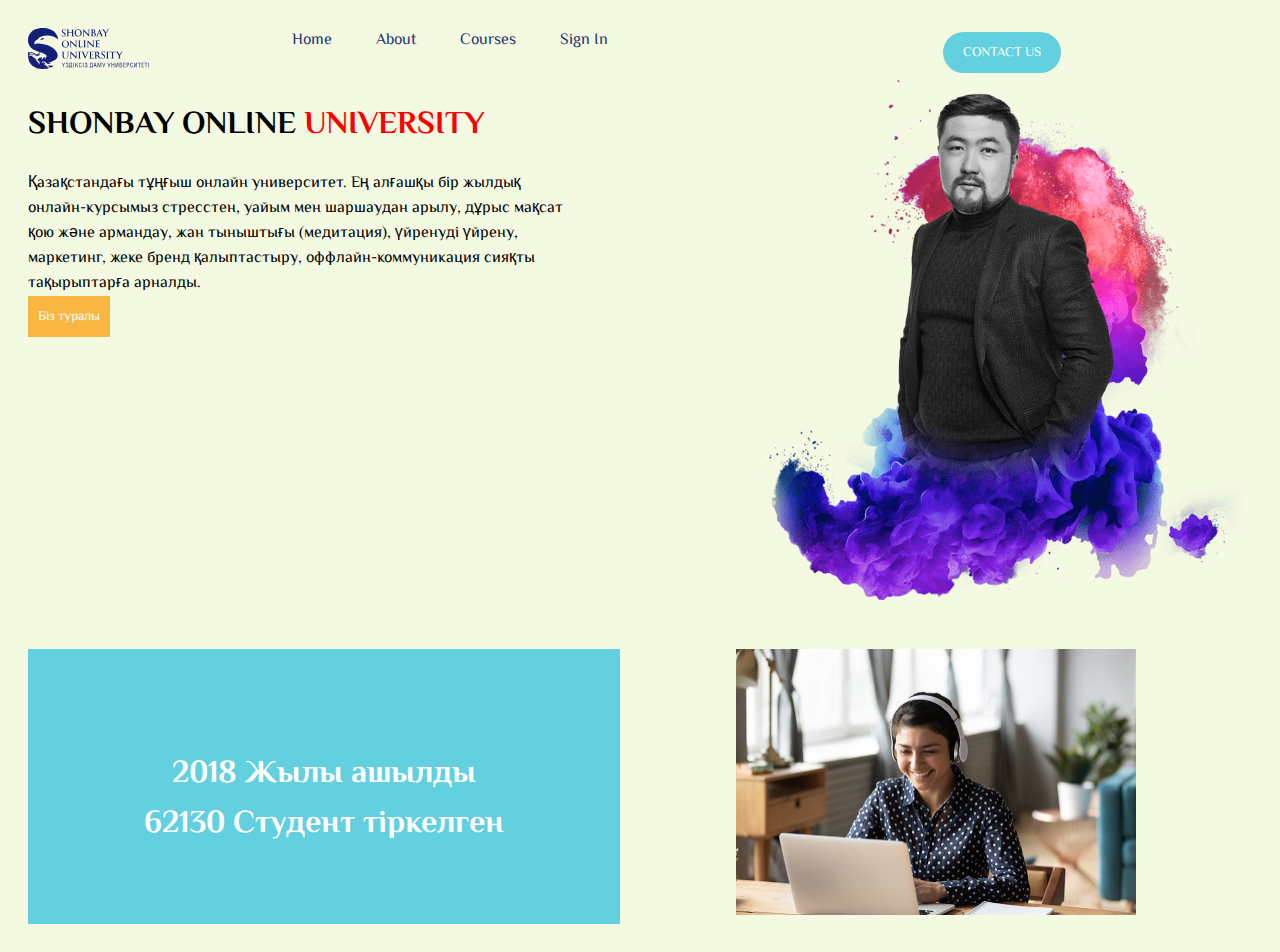
<file: html-client/index.html>
<!DOCTYPE html>
<html lang="en">
<head>
	<meta charset="UTF-8">
	<meta name="viewport" content="width=device-width, initial-scale=1.0">
	<link rel="preconnect" href="https://fonts.googleapis.com">
	<link rel="preconnect" href="https://fonts.gstatic.com" crossorigin>
	<link href="https://fonts.googleapis.com/css2?family=El+Messiri:wght@400;500;600;700&display=swap" rel="stylesheet">
	<link rel="stylesheet" href="../styles/style.css?version=1">
	<title>Online School</title>
</head>
<body>
	<header class="header">
		<a href="#" class="header-logo">
			<img src="../images/logo.svg" alt="">
		</a>
		<nav class="header-nav">
			<a href="../html-client/index.html" class="header-nav__link">Home</a>
			<a href="../html-client/about.html" class="header-nav__link">About</a>
			<a href="../html-client/courses.html" class="header-nav__link">Courses</a>
			<a href="../html-admin/reg.html" class="header-nav__link">Sign In</a>
		</nav>
		<div class="header-contacts">
			<button class="header-contacts__btn">
				<a href="../html-client/contact.html" class="header-contacts__link">CONTACT US</a>
			</button>
		</div>
		<div class="header-text">
			<h1 class="header-title">Shonbay Online <span class="span">University</span></h1>
			<span class="header-subtitle">Қазақстандағы тұңғыш онлайн университет. Ең алғашқы бір жылдық<br> онлайн-курсымыз стресстен, уайым мен шаршаудан арылу, дұрыс мақсат <br>қою және армандау, жан тыныштығы (медитация), үйренуді үйрену, <br>маркетинг, жеке бренд қалыптастыру, оффлайн-коммуникация сияқты<br> тақырыптарға арналды.</span>
			<div class="header-btn">
				<button class="header-btn__btn">
					<a href="about.html" class="button">Біз туралы</a>
				</button>	
			</div>
		</div>
		<div class="header-img">
			<img src="../images/nl1.png" alt=""></div>
	</header>

	<section class="section-info">
		<div class="section-text">
			<h1 class="section-text__info">2018 Жылы ашылды <br>62130 Студент тіркелген</h1>
		</div>
		<div class="section-img">
			<img src="../images/online.jpg" alt="">
		</div>
	</section>
</body>
</html>
</file>
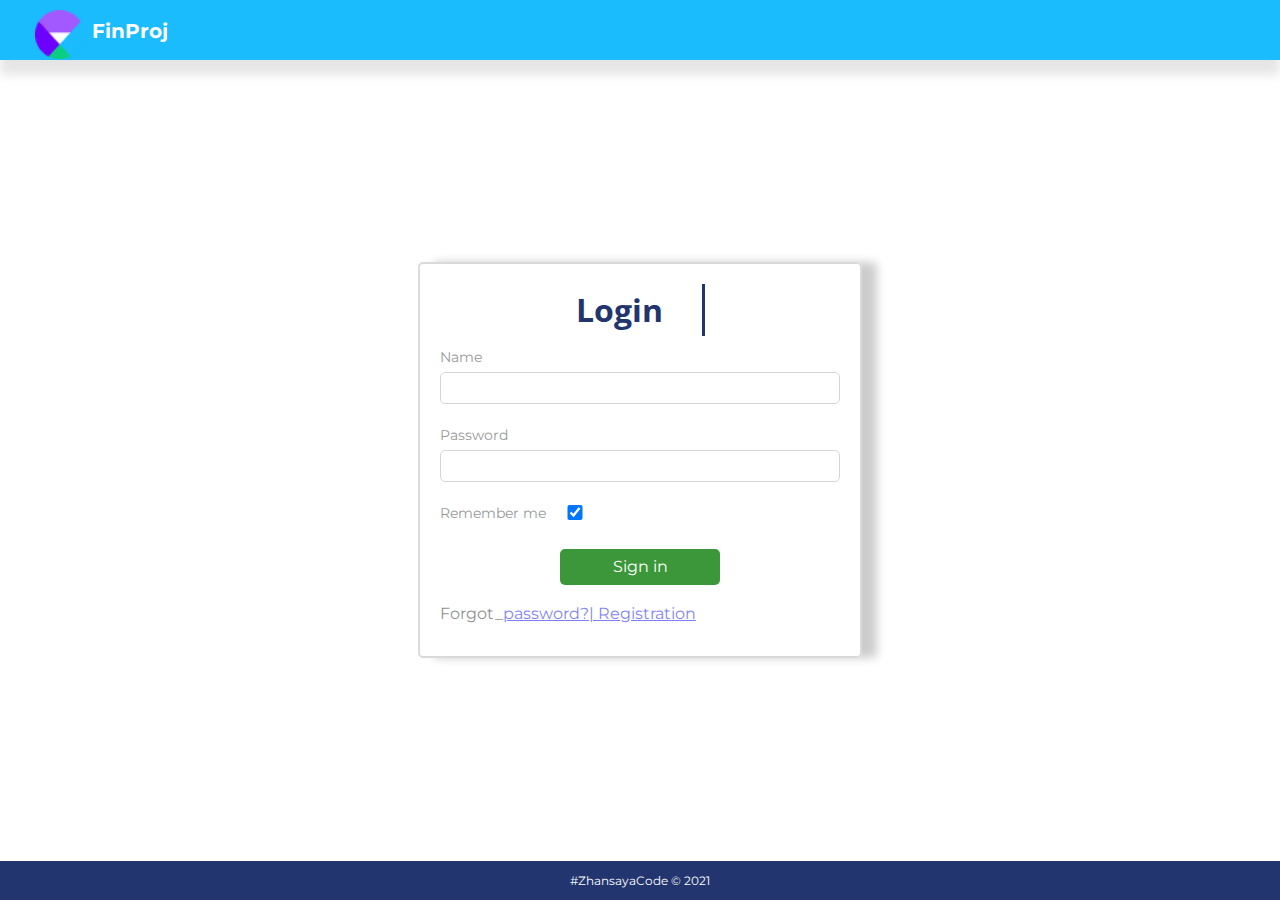
<file: html-admin/login.html>
<!DOCTYPE html>
<html>
<head>
    <title>Login</title>
    <meta charset="UTF-8">
   
    <link rel="stylesheet" href="../styles/admin.css?version=1">
  <script src="https://ajax.googleapis.com/ajax/libs/jquery/3.5.1/jquery.min.js">></script> 
    <script src="../scripts/error.js"></script>
    <script src="../scripts/login.js?version=1"></script>
    <link href="https://fonts.googleapis.com/css2?family=Montserrat:ital@1&family=Open+Sans:wght@400;500&family=Readex+Pro:wght@400;600&display=swap" rel="stylesheet">
    <link href="https://fonts.googleapis.com/css2?family=Montserrat:ital@1&family=Open+Sans:wght@400;500&family=Readex+Pro:wght@400;600&family=Yuji+Hentaigana+Akari&display=swap" rel="stylesheet">
</head>
<body>
    <!-- Login header -->
    <header>
        <div class="flex-row">
            <img src="../images/logo.png" width="50px">
            <span>FinProj</span>
            <div class="title"></div>

        </div>
    </header>
    <!-- Сообщение об ошибке -->
    <div class="error-holder">
        <span>Error</span>
    </div>
    <!-- Сообщение об ошибке КОНЕЦ -->
    <div class="content">
        <div class="holder">
            <!-- Форма входа -->
            <div class="login">
                <div class="login-animate"> Login</div>
               <!-- <h1>Login</h1> -->
                <div class="input-row">
                    <label for="username">Name</label>
                    <input type="text" id="username">
                </div>
                <div class="input-row">
                    <label for="pass">Password</label>
                    <input type="password" id="pass">
                </div>
                <div class="input-row">
                    <label>
      <input type="checkbox" class="rem-checkbox" checked="checked" name="remember"> Remember me
    </label>
                    <div class="b-login button green">Sign in</div>
                    <span class="psw">Forgot_ <a href="#"> password? </a><a href="reg.html">| Registration</a> </span>
                </div>

            </div>
            <!-- Форма входа КОНЕЦ -->
        </div>
    </div>
    <!-- footer -->
    <footer>
        <small>#ZhansayaCode © 2021</small>
    </footer>
    <!-- footer КОНЕЦ -->
</body>
</html>
</file>
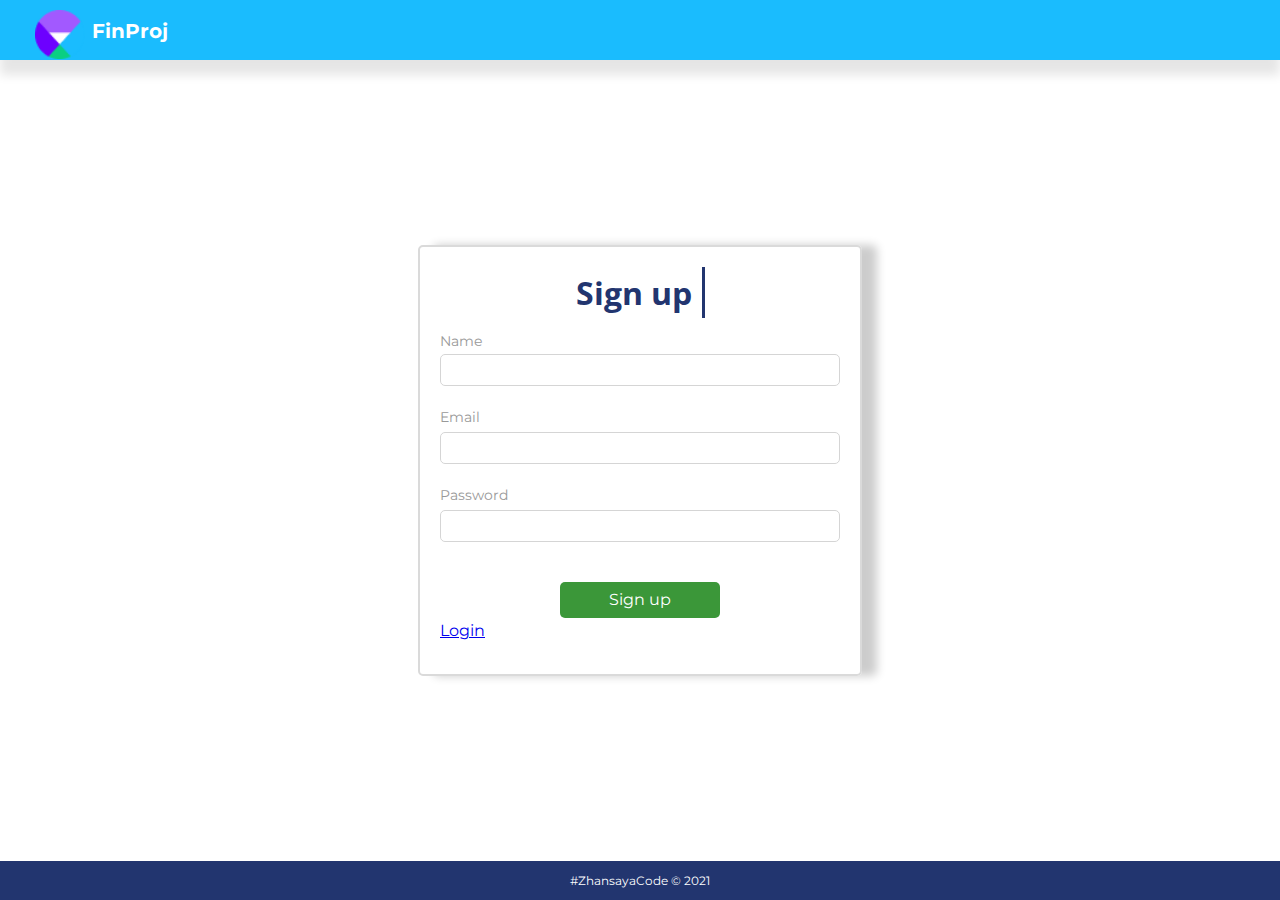
<file: html-admin/reg.html>
<!DOCTYPE html>
<html lang="ru" dir="ltr">
<head>
    <title>Login</title>
    <meta charset="UTF-8">
   
    <link rel="stylesheet" href="../styles/admin.css?version=1">
  <script src="https://ajax.googleapis.com/ajax/libs/jquery/3.5.1/jquery.min.js">></script> 
    <script src="../scripts/error.js"></script>
   
    <link href="https://fonts.googleapis.com/css2?family=Montserrat:ital@1&family=Open+Sans:wght@400;500&family=Readex+Pro:wght@400;600&display=swap" rel="stylesheet">
</head>
<body>
    <!-- Login header КОНЕЦ -->
    <header>
        <div class="flex-row">
             <img src="../images/logo.png" width="50px">
             <span>FinProj</span>
            <div class="title"></div>

        </div>
    </header>
    <!-- Login header КОНЕЦ -->
    <!-- Сообщение об ошибке -->
    <div class="error-holder">
        <span>Error</span>
    </div>
    <!-- Сообщение об ошибке КОНЕЦ -->
    <div class="content">
        <div class="holder">
            <!-- Форма входа -->
            <div class="login">
                <div class="login-animate">Sign up</div>
                <div class="input-row">
                    <form name="myform" >
                    <label for="username">Name</label>
                    <input type="text" id="username">
                </div>
                 <div class="input-row">
                    <label for="labelLogin">Email</label>
                    <input type="email" id="labelLogin" class="form-control" data-field="login">
                    <div class="valid-message"></div>
                </div>
                <div class="input-row">
                    <label for="pass">Password</label>
                    <input type="password" id="pass">
                </div>
                <div class="input-row">
             </form>
                    <div class="b-reg button green" id="signup">Sign up</div>
                    <span ><a href="login.html">Login</a> </span>
                </div>

            </div>
            <!-- Форма входа КОНЕЦ -->
        </div>
    </div>
    <!-- footer -->
    <footer>
        <small>#ZhansayaCode © 2021</small>
    </footer>
    
    <script >
        
        $(document).ready(function(){

    //фильтры для проверки полей на недопустимые символы
    //
    var filterUsername  = /^([a-zA-Z0-9_\-])+$/;
    var filterPassword = /^[a-zA-Z0-9!%&@#$\^*?_~+]+$/;
     var filterEmail = /^\w+([\.-]?\w+)*@\w+([\.-]?\w+)*(\.\w{2,3})+$/;

    $('#pass').on('keyup', function(e){
        //---------------------------- если пользователь нажал enter
        if (e.keyCode == 13){
            $('.b-login').click();
        }
 }
    );

    // Кнопка войти //

    $('.b-reg').on("click", function(){

        // параметры для авторизации
        var data = {};
        data.username = $('#username').val();
        data.password = $('#pass').val();
           data.password = $('#labelLogin').val();

        if (data.username == ''){
           
            showError('Please enter your name!', 50);
        } else if (data.password == ''){
            showError('Please enter your password!', 50);
        } else if (!filterUsername.test(data.username)){
            showError('Invalid characters in the name', 50);
        } else if(!filterPassword.test(data.password)) {
            showError('Invalid characters in the password', 50);
        } else {

            //запрос на авторизацию
            showSuccess('Autorization', 50 );
          $('.b-reg').click(function(){
   window.location.href='../html-client/index.html';
})
        }
    })
});

    </script>
</body>
</html>
</file>
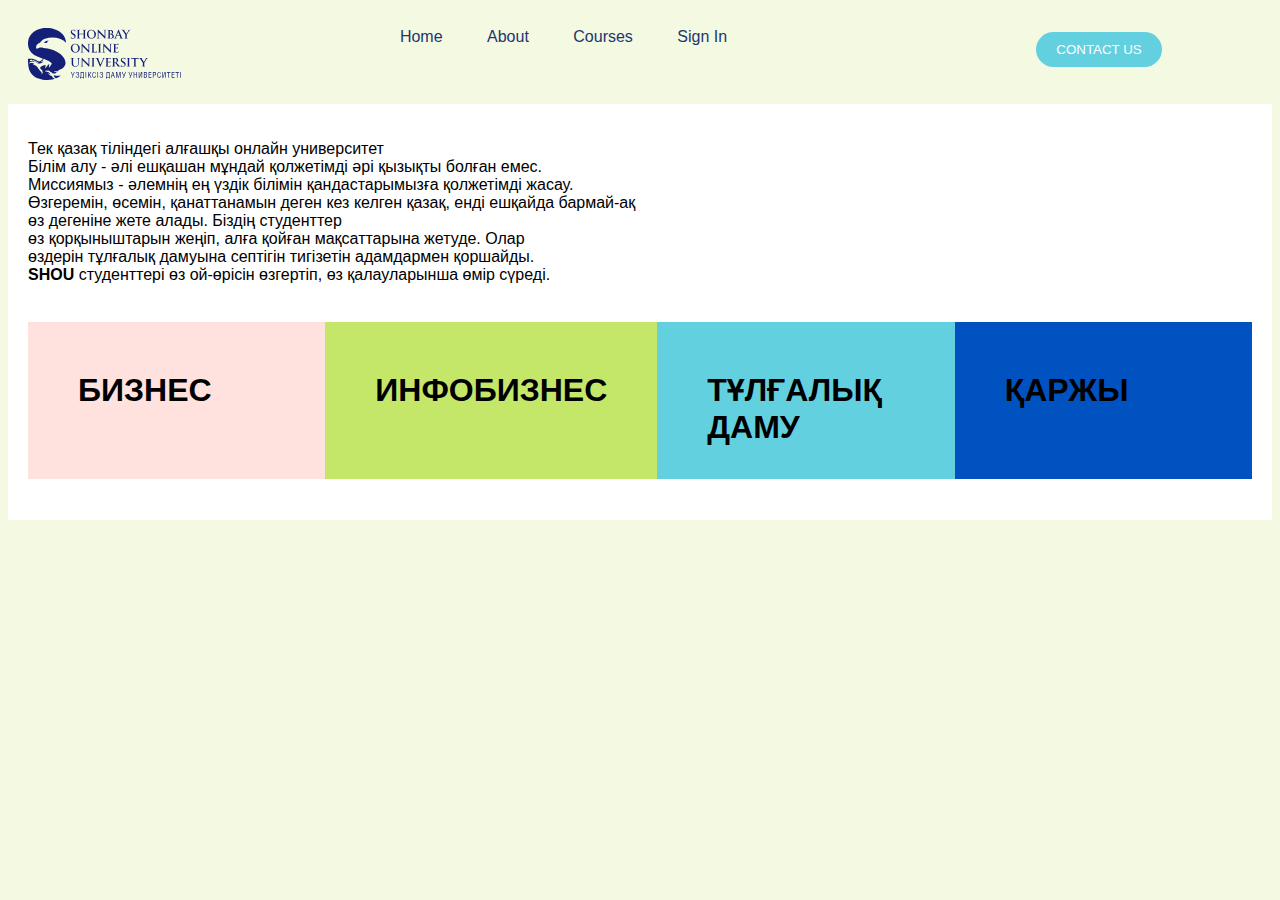
<file: html-client/about.html>
<!DOCTYPE html>
<html lang="en">
<head>
	<meta charset="UTF-8">
	<meta name="viewport" content="width=device-width, initial-scale=1.0">
	<link rel="preconnect" href="https://fonts.googleapis.com">
	<link rel="preconnect" href="https://fonts.gstatic.com" crossorigin>
	 <link rel="stylesheet" href="../styles/style.css?version=1">
		<link rel="stylesheet" href="https://stackpath.bootstrapcdn.com/font-awesome/4.7.0/css/font-awesome.min.css">
	<link href="https://fonts.googleapis.com/css2?family=Montserrat:ital@1&family=Open+Sans:wght@400;500&family=Readex+Pro:wght@400;600&display=swap" rel="stylesheet">
    <link href="https://fonts.googleapis.com/css2?family=Montserrat:ital@1&family=Open+Sans:wght@400;500&family=Readex+Pro:wght@400;600&family=Yuji+Hentaigana+Akari&display=swap" rel="stylesheet">
	<title>Online School</title>
</head>
<body>
	<header class="header">
		<a href="#" class="header-logo">
			<img src="../images/logo.svg" alt="">
		</a>
		<nav class="header-nav">
			<a href="../html-client/index.html" class="header-nav__link">Home</a>
			<a href="../html-client/about.html" class="header-nav__link">About</a>
			<a href="../html-client/courses.html" class="header-nav__link">Courses</a>
			<a href="../html-admin/login.html" class="header-nav__link">Sign In</a>
		</nav>
		<div class="header-contacts">
			<button class="header-contacts__btn">
				<a href="../html-client/contact.html" class="header-contacts__link">CONTACT US</a>
			</button>
		</div>
	</header>
	<nav class="nav-about">
		<div class="about-text">
			<p class="about-text__info">Тек қазақ тіліндегі алғашқы онлайн университет <br>
				Білім алу - әлі ешқашан мұндай қолжетімді әрі қызықты болған емес. <br>Миссиямыз - әлемнің ең үздік білімін қандастарымызға қолжетімді жасау.<br> Өзгеремін, өсемін, қанаттанамын деген кез келген қазақ, енді ешқайда бармай-ақ <br>өз дегеніне жете алады. Біздің студенттер <br> өз қорқыныштарын жеңіп, алға қойған мақсаттарына жетуде.
				Олар <br>өздерін тұлғалық дамуына септігін тигізетін адамдармен қоршайды.<br>
				<strong>SHOU</strong> студенттері өз ой-өрісін өзгертіп, өз қалауларынша өмір сүреді.
			</p>
		</div>
		<div class="about-blocks">
			<h1 class="about-blocks__txt1">БИЗНЕС</h1>
			<h1 class="about-blocks__txt2">ИНФОБИЗНЕС</h1>
			<h1 class="about-blocks__txt3">ТҰЛҒАЛЫҚ ДАМУ</h1>
			<h1 class="about-blocks__txt4">ҚАРЖЫ</h1>
		</div>
	</nav>
</body>
</html>
</file>
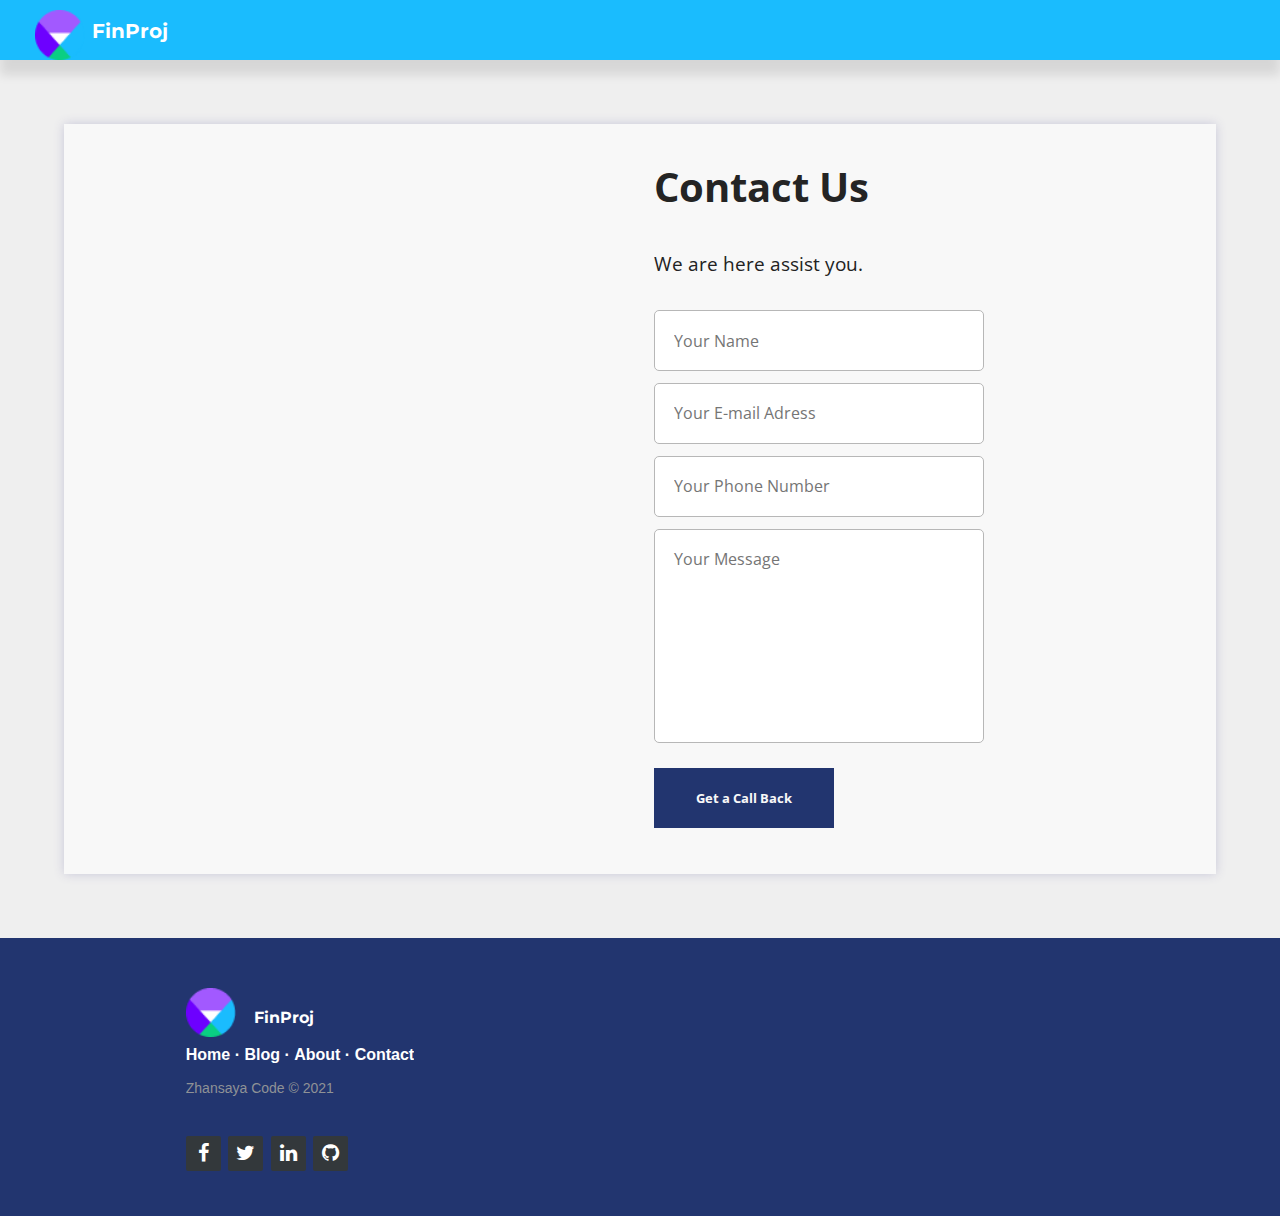
<file: html-client/contact.html>
<!doctype html>
<html lang="en">
  <head>
  	<title>Contact Form </title>
    <meta charset="utf-8">
    <meta name="viewport" content="width=device-width, initial-scale=1, shrink-to-fit=no">
     <link rel="stylesheet" href="../styles/admin.css?version=1">

	<link href='https://fonts.googleapis.com/css?family=Roboto:400,100,300,700' rel='stylesheet' type='text/css'>

	<link rel="stylesheet" href="https://stackpath.bootstrapcdn.com/font-awesome/4.7.0/css/font-awesome.min.css">
	<link href="https://fonts.googleapis.com/css2?family=Montserrat:ital@1&family=Open+Sans:wght@400;500&family=Readex+Pro:wght@400;600&display=swap" rel="stylesheet">
    <link href="https://fonts.googleapis.com/css2?family=Montserrat:ital@1&family=Open+Sans:wght@400;500&family=Readex+Pro:wght@400;600&family=Yuji+Hentaigana+Akari&display=swap" rel="stylesheet">
	

	<style >

  
.container{
  background: #F8F8F8;
  width: 90%;
  height: 750px;
  margin: 5% auto;
  box-shadow: 0px 0px 10px #C8C7D9;
  position: relative;
  overflow-y: hidden;
  }
  .map{
    width: 45%;
    float: left;
    }
  .contact-form{
  
    width: 53%;
    margin-left: 2%;
    float: left;}
    .title{
      font-size: 2.5em;
      font-family: Open Sans,sans-serif;
      font-weight: 700;
      color: #242424;
      margin: 5% 8%;}
    .subtitle{
      font-size: 1.2em;
      font-weight: 400;
      margin: 0 4% 5% 8%;
      font-family: Open sans, sans-serif;
    }
    
    input,
    textarea{
      width: 330px;
      padding: 3%;
      margin: 2% 8%;
      color: #242424;
      border: 1px solid #B7B7B7;}

     input,textarea[placeholder]{
        color: #242424;
         font-family: Open sans, sans-serif;
     }

    .btn-send{
      background: #22356F;
      width: 180px;
      height: 60px;
      color: #F8F8F8;
      font-weight: 700;
      margin: 2% 8%;
      border: none;
      font-family:Open Sans ,sans-serif;
}

.footer-distributed{
	background: #22356F;
	box-shadow: 0 1px 1px 0 rgba(0, 0, 0, 0.12);
	box-sizing: border-box;
	width: 100%;
	font: bold 16px sans-serif;
	text-align: left;
	padding: 50px 60px 40px;
	overflow: hidden;
	overflow-y: hidden;
}

section {
  width: 100%;
  display: inline-block;
  background: #ccc;
  height: 200px;
  text-align: center;
  font-size: 22px;
  font-weight: 700;
  text-decoration: underline;
  overflow-y: hidden;
}


/* Footer left */

.footer-distributed {
	float: left;
	padding-left: 80px;
}

/* The company logo */



/* Footer links */

.footer-distributed .footer-links{
	color:  #ffffff;
	margin: 0 0 10px;
	padding: 0;
}

.footer-distributed .footer-links a{
	display:inline-block;
	line-height: 1.8;
	text-decoration: none;
	color:  inherit;
}

.footer-distributed .footer-company-name{
	color:  #8f9296;
	font-size: 14px;
	font-weight: normal;
	margin: 0;
}

/* Footer social icons */

.footer-distributed .footer-icons{
	margin-top: 40px;
}

.footer-distributed .footer-icons a{
	display: inline-block;
	width: 35px;
	height: 35px;
	cursor: pointer;
	background-color:  #33383b;
	border-radius: 2px;

	font-size: 20px;
	color: #ffffff;
	text-align: center;
	line-height: 35px;

	margin-right: 3px;
	margin-bottom: 5px;
}

/* Footer Right */


.footer-distributed p{
	position: relative;
	vertical-align: top;
	margin: 15px 42px 0 0;
	color: #ffffff;
}

/* The contact form */

.footer-distributed form{
	display: inline-block;
}

.footer-distributed form input,
.footer-distributed form textarea{
	display: block;
	border-radius: 3px;
	box-sizing: border-box;
	background-color:  #1f2022;
	box-shadow: 0 1px 0 0 rgba(255, 255, 255, 0.1);
	border: none;
	resize: none;

	font: inherit;
	font-size: 14px;
	font-weight: normal;
	color:  #d1d2d2;

	width: 400px;
	padding: 18px;
}

.footer-distributed ::-webkit-input-placeholder {
	color:  #5c666b;
}

.footer-distributed ::-moz-placeholder {
	color:  #5c666b;
	opacity: 1;
}

.footer-distributed :-ms-input-placeholder{
	color:  #5c666b;
}
.footer-left{
	float: left;
	margin-right: 700px;
}
.footer-left span{
float: right;
margin-top: 20px;
margin-right: 100px;
font-family: Montserrat,sans-serif;
}

.footer-distributed form input{
	height: 55px;
	margin-bottom: 15px;
}

.footer-distributed form textarea{
	height: 100px;
	margin-bottom: 20px;
}

.footer-distributed form button{
	border-radius: 3px;
	background-color:  #33383b;
	color: #ffffff;
	border: 0;
	padding: 15px 50px;
	font-weight: bold;
	float: right;
}



	</style>
<header>
	    <div class="flex-row">
            <img src="../images/logo.png" width="50px" height="50px">
            <span>FinProj</span>
            <div class="title"></div>

        </div>
    </header>
	<div class="container">
  <div class="map">
    <iframe src="https://www.google.com/maps/embed?pb=!1m14!1m12!1m3!1d13249.247068040606!2d151.20960562674117!3d-33.8816236491114!2m3!1f0!2f0!3f0!3m2!1i1024!2i768!4f13.1!5e0!3m2!1spt-BR!2sbr!4v1468899355787" width="100%" height="650px" frameborder="0" style="border:0" allowfullscreen></iframe>
  </div>
  <div class="contact-form">
    <h1 class="title">Contact Us</h1>
    <h2 class="subtitle">We are here assist you.</h2>
    <form action="">
      <input type="text" name="name" placeholder="Your Name" />
      <input type="email" name="e-mail" placeholder="Your E-mail Adress" />
      <input type="tel" name="phone" placeholder="Your Phone Number"/>
      <textarea name="text" id="" rows="8" placeholder="Your Message"></textarea>
      <button class="btn-send" onclick="window.location.href='../html-admin/categories.html';">Get a Call Back</button>
    
  </div>
</div>

<footer class="footer-distributed">

			<div class="footer-left">

				<img src="../images/logo.png" width="50px">
            <span>FinProj</span>

				<p class="footer-links">
					<a href="../html-client/index.html">Home</a>
					·
					<a href="../html-client/index.html">Blog</a>

					·
					<a href="../html-client/about.html">About</a>

					·
					<a href="../html-client/contact.html">Contact</a>
				</p>

				<p class="footer-company-name">Zhansaya Code © 2021</p>

				<div class="footer-icons">

					<a href="https://web.facebook.com/?_rdc=1&_rdr"><i class="fa fa-facebook"></i></a>
					<a href="https://twitter.com/?lang=ru"><i class="fa fa-twitter"></i></a>
					<a href="https://kz.linkedin.com/"><i class="fa fa-linkedin"></i></a>
					<a href="https://github.com/"><i class="fa fa-github"></i></a>

				</div>

			</div>

			

		</footer>

	</body>
</html>
</file>
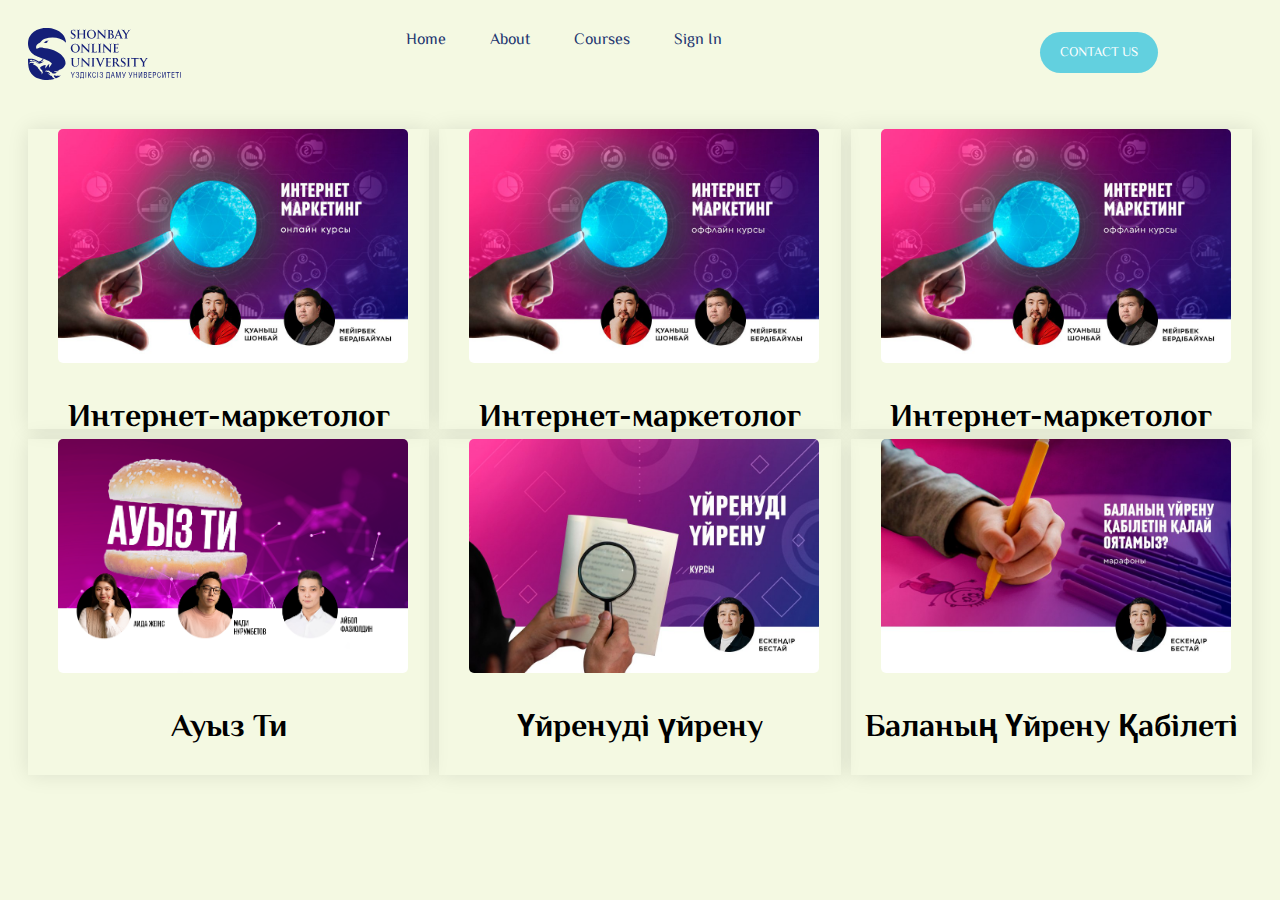
<file: html-client/courses.html>
<!DOCTYPE html>
<html lang="en">
<head>
	<meta charset="UTF-8">
	<meta name="viewport" content="width=device-width, initial-scale=1.0">
	<link rel="preconnect" href="https://fonts.googleapis.com">
	<link rel="preconnect" href="https://fonts.gstatic.com" crossorigin>
	<link href="https://fonts.googleapis.com/css2?family=El+Messiri:wght@400;500;600;700&display=swap" rel="stylesheet">
	 <link rel="stylesheet" href="../styles/style.css?version=1">
	<title>Online School</title>
</head>
<body>
	<header class="header">
		<a href="#" class="header-logo">
			<img src="../images/logo.svg" alt="">
		</a>
		<nav class="header-nav">
			<a href="../html-client/index.html" class="header-nav__link">Home</a>
			<a href="../html-client/about.html" class="header-nav__link">About</a>
			<a href="../html-client/courses.html" class="header-nav__link">Courses</a>
			<a href="../html-admin/reg.html" class="header-nav__link">Sign In</a>
		</nav>
		<div class="header-contacts">
			<button class="header-contacts__btn">
				<a href="../html-client/contact.html" class="header-contacts__link">CONTACT US</a>
			</button>
		</div>
	</header>
	<nav class="nav-courses">
		<div class="item nav-courses__item1">
			<img src="../images/item1.png">
			<h1 class="nav-courses__title">Интернет-маркетолог (онлайн)</h1>
		</div>
		<div class="item nav-courses__item2">
			<img src="../images/item2.png">
			<h1 class="nav-courses__title">Интернет-маркетолог (офлайн)</h1>
		</div>
		<div class="item nav-courses__item3">
			<img src="../images/item3.png">
			<h1 class="nav-courses__title">Интернет-маркетолог PRO13</h1>
		</div>
		<div class="item nav-courses__item4">
			<img src="../images/item4.png">
			<h1 class="nav-courses__title">Ауыз Ти</h1>
		</div>
		<div class="item nav-courses__item5">
			<img src="../images/item5.jpg">
			<h1 class="nav-courses__title">Үйренуді үйрену</h1>
		</div>
		<div class="item nav-courses__item6">
			<img src="../images/item6.jpg">
			<h1 class="nav-courses__title">Баланың Үйрену Қабілеті</h1>
		</div>
	</nav>
</file>
<file: styles/style.css>
*, *:before, *:after {
	box-sizing: border-box;
}
body {
    font-family: 'El Messiri', sans-serif;
    background-color: #F4F9E2;
}
.header {
    padding: 20px;
    display: grid;
    grid-template-areas: "header-logo header-nav header-contacts" 
                         "header-text header-img .";
    grid-template-columns: 1fr 5fr 2fr;
}
.header-text {
    grid-column: 1/3;
    grid-row: 2/5;
}
.header-contacts  {
    justify-self: center;
}
.header-nav {
    justify-self: center;
}

.header-nav .header-nav__link:hover {
    color: red;
}
.header-nav .header-nav__link {
    text-decoration: none;
    color: #22356F;
    padding: 20px;
}


.header-contacts .header-contacts__btn {
    background-color: #62D0DF;
    border: none;
    padding: 10px 20px;
    text-align: center;
    display: inline-block;
    margin: 4px 2px;
    cursor: pointer;
    border-radius: 30px;
}
.header-contacts .header-contacts__btn a {
    text-decoration: none;
    color: white;
    font-family: 'El Messiri', sans-serif;
}
.header-text .header-btn button {
    background-color: #F9B640 ;
    border: none;
    padding: 10px;
    text-align: center;
    display: inline-block;
}
.header-btn__btn a {
    text-decoration: none;
    color: white;
    font-family: 'El Messiri', sans-serif;
}
.header-img img{
    width: 500px;
    animation: animate 0.8s linear infinite;

}

@keyframes animate {
    0% {transform: scale(1.1)}
    50% {transform: scale(0.9, 0.9)}
    100% {transform: scale(1.1)}
     
}

.header-text h1 {
    text-transform: uppercase;
}

.section-info {
    padding: 20px;
    display: grid;
    grid-template-areas: "section-text section-img"
}
.section-img {
    justify-self: center;
}
.section-info .section-img img {
    width: 400px;    
} 
.section-info .section-text {
    background-color: #62D0DF;
}
.section-info .section-text h1 {
    color: #FFF;
    margin-top: 100px;
    text-align: center;

}
.blink {
  transform: translate(-50%, -50%);

}
.span {

  animation: blink 1s infinite;
  color: red;

}
@keyframes blink {
  0% {opacity: 0;}
  50% {opacity: .5;}
  100% {opacity: 1;}
}


.nav-about {
    padding: 20px;
    display: grid;
    grid-template-areas: "about-text" "about-blocks";
    background-color: white;
}
.about-blocks {
    display: grid;
    grid-template-columns: 1fr 1fr 1fr 1fr;
    grid-template-rows: 200px;
}
.about-text .about-text__info p {
    padding: 50px;
    color: 22356F;
    font-size: 24px;
    text-align: center;

}
.about-blocks .about-blocks__txt1 {
    background-color: #FFE2DE;
}
.about-blocks .about-blocks__txt2 {
    background-color: #C4E769;
}
.about-blocks .about-blocks__txt3 {
    background-color: #62D0DF;
}
.about-blocks .about-blocks__txt4 {
    background-color: #0052C1;
}
.about-blocks h1 {
    padding: 50px;
}
.nav-courses {
    padding: 20px;
    display: grid;
    grid-template-columns: 1fr 1fr 1fr;
    grid-template-rows: 300px;
    grid-gap: 10px;
}
.nav-courses img {
    width: 350px;
    margin-left: 30px;
}
.nav-courses__title {
    text-align: center;
}
.nav-courses .item {
    box-shadow: 0 0 20px rgba(0, 0, 0, .1);
    transition: 2s;
} 
.item img {
    border-radius: 5px;
}
.item img:hover {
    transform: scale(1.3);
    z-index: 2;
}
</file>
<file: styles/admin.css>
html, body, div, span,h1, h2,footer, header, menu, nav, section {
    margin:0;
    padding:0;
    border:0;
    outline:0;
    font-size:100%;
    overflow-x: hidden ;

}

body {
    line-height:1;
}

footer,header,div,menu,nav,section {
    display:block;
}



a {
    margin:0;
    padding:0;
    font-size:100%;
    vertical-align:baseline;
    background:transparent;
}

input, select {
    vertical-align:middle;
}




/*Main style */
html {
    min-height: 100%;
    display: flex;
    flex-direction: column;
}

body {
    display: flex;
    flex-direction: column;
    flex: auto;
    background: #efefef;
    font-family:Montserrat,sans-serif;
    color: #222222;
    font-size: 16px;
    line-height: 1.6;
}

header{
    
    width: 100%;
    height: 60px;
    padding: 10px 20px;
  
    color: #ffffff;
    box-shadow: 0px 15px 10px 0 rgba(0, 0, 0, 0.1);
    z-index: 1;
    background:#1ABCFE;
  animation: background 3s infinite alternate;
  overflow: hidden;

}

@keyframes background {
  50% {
    background: skyblue;
    box-shadow: 0 -200px 100px -100px blueviolet, inset;
  }
}


.flex-row{
    display: flex;
    flex-wrap: wrap;
    flex-direction: row;
}


header img {
    
    margin-top: 0px;
    margin-left: 15px;
    margin-right: 7px;
    width: 50px;
    
    -webkit-animation-name: rotation;
    -webkit-animation-duration: 10s;
    -webkit-animation-iteration-count: infinite;
    -webkit-animation-timing-function: linear;
    -moz-animation-name: rotation;
    -moz-animation-duration: 10s;
    -moz-animation-iteration-count: infinite;
    -moz-animation-timing-function: linear;
    -o-animation-name: rotation;
    -o-animation-duration: 10s;
    -o-animation-iteration-count: infinite;
    -o-animation-timing-function: linear;
    animation-name: rotation;
    animation-duration: 10s;
    animation-iteration-count: infinite;
    animation-timing-function: linear;
}

@-webkit-keyframes rotation {
    0% {-webkit-transform:rotate(0deg);
        -moz-transform:rotate(0deg);
        -o-transform:rotate(0deg);
        transform:rotate(0deg);}
    100% {-webkit-transform:rotate(360deg);
        -moz-transform:rotate(360deg);
        -o-transform:rotate(360deg);
        transform:rotate(360deg);}
}
@-moz-keyframes rotation {
    0% {-webkit-transform:rotate(0deg);
        -moz-transform:rotate(0deg);
        -o-transform:rotate(0deg);
        transform:rotate(0deg);}
    100% {-webkit-transform:rotate(360deg);
        -moz-transform:rotate(360deg);
        -o-transform:rotate(360deg);
        transform:rotate(360deg);}
}
@-o-keyframes rotation {
    0% {-webkit-transform:rotate(0deg);
        -moz-transform:rotate(0deg);
        -o-transform:rotate(0deg);
        transform:rotate(0deg);}
    100% {-webkit-transform:rotate(360deg);
        -moz-transform:rotate(360deg);
        -o-transform:rotate(360deg);
        transform:rotate(360deg);}
}
@keyframes rotation {
    0% {-webkit-transform:rotate(0deg);
        -moz-transform:rotate(0deg);
        -o-transform:rotate(0deg);
        transform:rotate(0deg);}
    100% {-webkit-transform:rotate(360deg);
        -moz-transform:rotate(720deg);
        -o-transform:rotate(360deg);
        transform:rotate(360deg);}
}
footer{
    flex-grow: 0;
    display: flex;
    flex-direction: row;
    width: 100%;
    padding: 10px 20px;
    box-sizing: border-box;
   background: #22356F;
    color: #fff;
      box-shadow: 5px 10px #000;
}

header {flex-direction: column; padding: 0;}
header .flex-row {padding: 10px 20px;}
header .subheader {background: #777777;}

footer {justify-content: center;}
footer small {font-size: 12px;}

header span{
   
    color: #fff;
    font-size: 20px;
    font-weight: bolder;
   margin-top: 5px;
   margin-right: 4px;
   right: 50px;
 

}



label, .label {color: #999999; font-size: 14px; margin: 0 0 4px 0;}

.content {
    flex-grow: 1;
    display: flex;
    flex-direction: column;
    flex: auto;
    width: 100%;
}

.button {
    border-radius: 5px;
    padding: 10px 20px;
    margin: 10px 10px 0 0;
    background: #3b9739;;
    color: #ffffff;
    cursor: pointer;
    line-height: 1;
    height: auto;
    transition: .2s;
}
.button:hover, .button.active {transition: .2s; background:#22356F;}



a.button {text-decoration: none;}
a.button {text-decoration: none;}

.link {padding: 0 0 4px 0; border-bottom: 1px dashed #999999; color: #999999; cursor: pointer; transition: .2s;}
.open-bayan {position: relative;}
.open-bayan:after {content: "⥥"; position: absolute; color: #999999; top: 6px; right: 20px;}
.open-bayan.up:after {content: "⥣";}
.open-bayan:hover:after {color: #666666;}
.link:hover {color: #666666; border-bottom: 1px dashed #666666; transition: .2s;}

.bayan {display: none;}


.holder {
    flex-grow: 1;
    display: flex;
    flex-direction: column;
    justify-content: center;
    flex-flow: row wrap;
    width: 100%;
    margin: 0 auto;
    background: #ffffff;
    box-sizing: border-box;
}

.holder.type {
    align-items: flex-start;
    justify-content: flex-start;
    align-content: flex-start;
}

.holder .holder {padding: 20px; align-items: flex-start;}

 .button {margin: 0 10px 0 0; padding: 10px 20px;}
 .header_buttons {
   left: 50%;
    font-size: 16px;
    opacity: 0.1;
 }

.options-header {
    background: #fff;
    overflow: hidden;
    width: 100%;
    height: 40px;
    margin-top: 0px;
    padding: 20px 20px;
    flex-grow: 0;
    display: flex;
    flex-direction: row-reverse;
    align-items: center;
}
.options-header .button {margin: 0 10px 0 0; padding: 10px 20px;}

.blog-content, .blog-content ul.ui-sortable {
    width: 100%;
    display: flex;
    flex-wrap: wrap;
    flex-direction: row;
    align-content: flex-start;
    list-style-type: none;
    align-items: flex-start;
}
.blog-content ul.ui-sortable li {
    flex-basis: calc(25% - 10px);
    border: 1px solid #a8a8a8;
    margin: 10px 10px 0 0;
    padding: 10px;
    box-sizing: border-box;
    border-radius: 5px;
}
.blog-content ul.ui-sortable li.ismain {
    background: #f6f6f6;
}
.blog-content ul.ui-sortable li.root {background: #e4fdce;}
.blog-content ul.ui-sortable li.ui-state-highlight {
    border: 1px dashed #a7a7a7;
}
.blog-content ul.ui-sortable li .image, .blog-content ul.ui-sortable li .image img {width: 100%;}
.blog-content ul.ui-sortable li .title {width: 100%; display: block;}
.blog-content ul.ui-sortable li .small {font-size: 12px; color: #999999;}
.blog-content ul.ui-sortable li .buttons {
    display: flex;
    flex-direction: row;
    align-content: flex-end;
    align-items: flex-end;
    overflow: hidden;
    overflow-y: hidden;
}
.blog-content ul.ui-sortable li .buttons a {
    background: #999999;
    color: #ffffff;
    padding: 4px 10px;
    border-radius: 5px;
    margin: 10px 10px 0 0;
    text-decoration: none;
    transition: .2s;
    overflow: hidden;

}
.blog-content ul.ui-sortable li .buttons a:hover {background: #666666; transition: .2s;}
.blog-content ul.ui-sortable li .buttons a.article {background: #3b9739;}
.blog-content ul.ui-sortable li .buttons a.article:hover {background: #358039;}

.v-list {align-items: flex-start;}
.v-list .v-item {
    justify-content: space-between;
    align-items: center;
    padding: 10px;
    margin: 0 0 6px 0;
    border: 1px dashed #efefef;
}
.v-list .v-item .title {
    max-width: 600px;
    min-width: 600px;
}
.v-list .v-item .title.full {max-width: 100%;}
.v-list .v-item .image {
    background: #efefef;
    border-radius: 6px;
    width: 50px;
    height: 50px;
    overflow: hidden;
}
.v-list .v-item .image img {
    width: 100%;
    height: 100%;
}
.v-list .v-item .created {
    color: #a7a7a7;
    font-size: 14px;
}
.v-list .v-item .published {
    width: 120px;
    cursor: pointer;
    font-size: 14px;
}
.v-list .v-item .published .yes {color: #3b9739;}
.v-list .v-item .published .no {color: #973323;}
.work-holder .v-list .v-item a {color: #222222;}
.search {
    max-width: 400px;
    margin: 0 0 10px 0;
    width: 100%;
}


/* Form */

input, textarea, select {
    border-radius: 5px;
    display: block;
    background: #ffffff;
    outline: 0;
    border: 1px solid #d5d5d5;
    padding: 6px 12px;
    font-size: 16px;
    box-sizing: border-box;
    width: 100%;
}
input:focus, textarea:focus {border: 1px solid #98e25d;}
textarea {resize: none;}
.input-row {
    margin: 10px auto;
    display: flex;
    flex-direction: column;
    flex-wrap: wrap;
    width: 100%;
}
.input-row.flex-row {flex-direction: row;}
.cat-holder{
    border: 1px dashed #d5d5d5;
    border-radius: 6px;
    min-height: 40px;
    box-sizing: border-box;
    padding: 20px;
}
.cat-holder.na {opacity: .5;}
.cat-holder .cat, .cat-holder.na .cat:hover {
    padding: 4px 10px;
    background: #999999;
    color: #ffffff;
    margin: 0 6px 6px 0;
    border-radius: 5px;
    cursor: pointer;
    transition: .2s;
}
.cat-holder .cat:hover, .cat-holder .cat.active {
    background: #49a37c;
    transition: .2s;
}
.cat-holder.na .cat, .cat-holder.na .cat:hover {cursor: default;}

.checker {
    display: block;
    width: 16px;
    height: 16px;
    float: left;
    margin: 1px 6px 0 0;
    background: #efefef;
    border-radius: 50%;
    border: 2px solid #999999;
    transition: .3s;
    cursor: pointer;
}
.checker:hover, .checker.active {
    background: #c0f720;
    transition: .3s;
}
.logo-holder {
    max-width: 250px;
    overflow: hidden;
    margin: 10px 0;
    min-height: 50px;
    border-radius: 6px;
    background: #efefef;
}
.logo-holder img {
    width: 100%;
    height: auto;
    border-radius: 6px;
}

/************************* Теги ***************************/

.tags-holder {
    border: 1px dashed #d5d5d5;
    border-radius: 5px;
    box-sizing: border-box;
    padding: 10px;
    min-height: 140px;
}
.tags-holder .t-item {
    display: inline-block;
    background: #a5a5a5;
    transition: .3s;
    cursor: pointer;
    color: #ffffff;
    padding: 4px 10px;
    margin: 4px 4px 0 0;
    font-size: 16px;
    border-radius: 5px;
}
.tags-holder .t-item {
    background: #39a090;
    padding: 4px 24px 4px 10px;
    position: relative;
}
.tags-holder .t-item.double {background: #a03213;}
.tags-holder .t-item:after {
    content: '✕';
    transition: .2s;
    position: absolute;
    right: 4px; top: 7px;
    font-size: 10px;
    width: 14px;
    text-align: center;
    display: inline-block;
    padding: 1px;
    border-radius: 50%;
}
.tags-holder .t-item:hover:after {
    background: #ffffff;
    color: #39a090;
    transition: .2s;
}
.tags-holder .t-item.double:hover:after {color: #a03213;}
.tag-holder {position: relative;}
.autofill-bar {
    position: absolute;
    top: 60px;
    background: #ffffff;
    display: none;
    width: 100%;
    border-radius: 5px;
    overflow: hidden;
}
.autofill-bar span {
    display: block;
    box-sizing: border-box;
    padding: 6px 10px;
    border-bottom: 1px solid #d5d5d5;
    cursor: pointer;
}
.autofill-bar span:hover, .autofill-bar span.active {background: #ff9;}
.autofill-bar span:last-child {border-bottom: none;}
.tag-holder input, .tag-holder .autofill-bar {max-width: 540px;}
.tag-holder .autofill-bar {border: 1px solid #d5d5d5;}

/************************* Прелодеры ***************************/
.loader {
    display: none;
    height: 15px;
    width: 128px;
    margin: 20px 50px 0 0;
    background: url("../images/general/ajax-loader.gif") no-repeat;
}
.button.working {opacity: .5;}

/************************* Pop-up формы ***************************/

.popup-holder {
    display: none;
    position: fixed;
    top: 0;
    left: 0;
    z-index: 99999;
    background: rgba(96,96,96,0.8);
    overflow: hidden;
    width: 100%;
    height: 100%;
}
.popup-content {
    position:fixed;
    z-index: 99999;
    width: 1100px;
    height: 600px;
    background-color: #f9f9f9;
    left: 50%;
    margin-left: -550px;
    top: 50%;
    margin-top: -300px;
    border-radius: 6px;
    box-sizing: border-box;
}
.popup-header {
    background: #5d5d5d;
    width: 100%;
    color: #ffffff;
    box-sizing: border-box;
    padding: 6px 12px;
    overflow: hidden;
}
.popup-content .button {margin: 0 10px 0 0;}
.popup-content .full {
    box-sizing: border-box;
    padding: 20px;
}
.popup-content .full.centered {text-align: center;}
.popup-content .full input {margin-bottom: 20px;}
.popup-content .button {
    float: left;
    padding: 10px 20px;
}



/* Error window */

.error-holder {
    position: fixed;
    top: 0;
    left: 35%;
    height: 34px;
    width: 28%;
    padding: 16px 1%;
    display: table;
    text-align: center;
    cursor: pointer;
    background-color: #e96161;
    border-radius: 10px;
    color: #ffffff; z-index: 999999; display: none;}

.error-holder.error-holder-success {background-color: #35a63b;}

/* Form login */

.login {
    border: 2px solid #dadada;
    box-sizing: border-box;
    padding: 20px;
    border-radius: 5px;
    margin: auto;
    display: flex;
    flex-direction: column;
    justify-content: center;
    flex-wrap: wrap;
    box-shadow: 15px 0px 10px 0 rgba(0, 0, 0, 0.2);
    display: flex;
  align-items: center;
  justify-content: center;

}
.login .button {
    padding: 10px 20px;
    text-align: center;
    width: 120px;
    margin: 20px auto 0;
}
.login input {min-width: 400px;}
.login-animate {

  width: 7ch;
  animation: typing 2s steps(12), blink .25s infinite ;
  white-space: nowrap;
  overflow: hidden;
  border-right: 3px solid;
  font-family: "Open Sans", sans-serif;
  font-size: 2em;
  color: #22356F;
   font-weight: bolder;
}

@keyframes typing {
  from {
    width: 0
  }
}
    
@keyframes blink {
  70% {
    border-color: transparent
  }
}

.login h1 {
    color: #22356F;
  font-size: 2em;
  justify-content: center;
  display: flex;
  margin: 10px;
  font-weight: bold;
  font-family: Open Sans, sans-serif;

}

span.psw {
    display: flex;
  padding-top: 16px;
  opacity: 0.5;
  align-items: center;
}

span.psw:hover {
    opacity: 1;
}
input[type='checkbox']{
    height: 15px; width: 15px;
    position: absolute;
    left: 29%;
}
nav ul {
    list-style:none;
}

blockquote, q {
    quotes:none;
}

blockquote:before, blockquote:after,
q:before, q:after {content:'';}

a {
    margin:0;
    padding:0;
    font-size:100%;
    vertical-align:baseline;
    background:transparent;
}

input, select {
    vertical-align:middle;
}

/************************* Системные стили ***************************/

.clear {display:block; clear:both;}
.clear:after {content:"."; display:block; height:0; clear:both; visibility:hidden; line-height:0;}

.centered {display: table; margin: 0 auto;}

.fl_left {float: left;}
.fl_right {float: right;}

.hidden {overflow: hidden;}
.half {width: 50%;}
.full {width: 100%;}

.flex-container {
    display: flex;
    flex: auto;
}
.flex-col {
    flex-direction: column;
    display: flex;
}
.flex-row {
    lex-direction: row;
    display: flex;
}
.flex-row-wrap {flex-flow: row wrap}
.flex-centered {
    display: flex;
    align-content: center;
    align-items: center;
    justify-content: center;
    margin: 0 auto;
}
.flex-start {
    flex-wrap: wrap;
    align-content: flex-start;
    align-items: flex-start;
    justify-content: flex-start;
}
.flex-full {flex-grow: 1; flex-basis: 100%;}
.flex-full.mini {max-width: 500px;}
.flex-dominant {flex-grow: 1;}
.flex-half {flex-basis: calc(50% - 10px); margin: 0 5px;}
.flex-tht {flex-basis: calc(33% - 10px); margin: 0 5px;}
.flex-goo {justify-content: space-between;}

.padding20 {box-sizing: border-box; padding: 20px;}
.padding10-h {padding: 0 10px;}
.padding20-h {padding: 0 20px;}


/************************* Плагин mediadescription ***************************/

.temp {background: #b1d7fc;}

.article-description {
    border: 1px dashed #d5d5d5;
    position: relative;
    border-radius: 6px; width: calc(100% - 42px);
    padding: 20px;
    margin: 4px 0 0 0;
}
.article-description .a-centered {text-align: center; display: block;}
.article-description h2 {font-weight: bold; font-size: 22px; margin: 14px 0;}
.article-description h3 {font-weight: bold; font-size: 18px; margin: 14px 0;}
.article-description h4 {font-weight: bold; font-size: 16px; margin: 14px 0;}
.article-description a {color: #b38cc9;}

.md-menu-panel {
    position: absolute;
    overflow: hidden;
    display: none;
}
.md-menu-panel .mitem {
    background-repeat: no-repeat;
    background-position: center;
    background-repeat: no-repeat;
    background-position: center;
    font-weight: 700;
    background-color: rgba(0, 0, 0, .9);
    display: inline-block;
    float: left;
    color: #ffffff;
    font-size: 18px;
    padding: 5px;
    min-width: 30px;
    height: 30px;
    margin: 0 2px 0 0;
    cursor: pointer;
    text-align: center;
    line-height: 30px;
    border-radius: 50%;
    font-size: 16px;
    transition: .3s;
    position: relative;
}
.md-menu-panel .mitem:hover {
    background-color: #4BA7AF;
    transition: .3s;
}
.md-menu-panel .link-holder {
    overflow: hidden;
    display: none;
}
.md-menu-panel .link-holder .open-link {
    display: block;
    width: 16px;
    height: 16px;
    float: left;
    margin: 2px 2px 0 0;
    background: rgba(0,0,0,.75);
    border-radius: 50%;
    border: 5px solid rgba(0,0,0,.75);
    transition: .3s; cursor: pointer;
}
.md-menu-panel .link-holder .open-link:hover,
.md-menu-panel .link-holder .open-link.active {
    background: #4BA7AF;
    transition: .3s;
}
.md-menu-panel .link-holder input {
    width: 200px;
    background: rgba(0,0,0,.75);
    color: #ffffff; font-size: 18px;
    float: left;
    border: none;
    padding: 4px 8px;
    border-radius: 20px;
    margin: 0;
}
.md-menu-panel .mitem.adescr-reset {
    background-image: url('../images/mediadescription/i-reset.png');
    background-size: 25px;
}
.md-menu-panel .mitem.adescr-bold {
    background-image: url('../images/mediadescription/i-bold.png');
    background-size: 25px;
}
.md-menu-panel .mitem.adescr-italic {
    background-image: url('../images/mediadescription/i-italic.png');
    background-size: 25px;}

.md-menu-panel .mitem.adescr-strong {
    background-image: url('../images/mediadescription/i-strong.png');
    background-size: 25px;
}
.md-menu-panel .mitem.adescr-addlink {
    background-image: url('../images/mediadescription/i-link.png');
    background-size: 25px;
}
.md-menu-panel .mitem.adescr-centered {
    background-image: url('../images/mediadescription/i-center.png');
    background-size: 25px;
}
</file>
